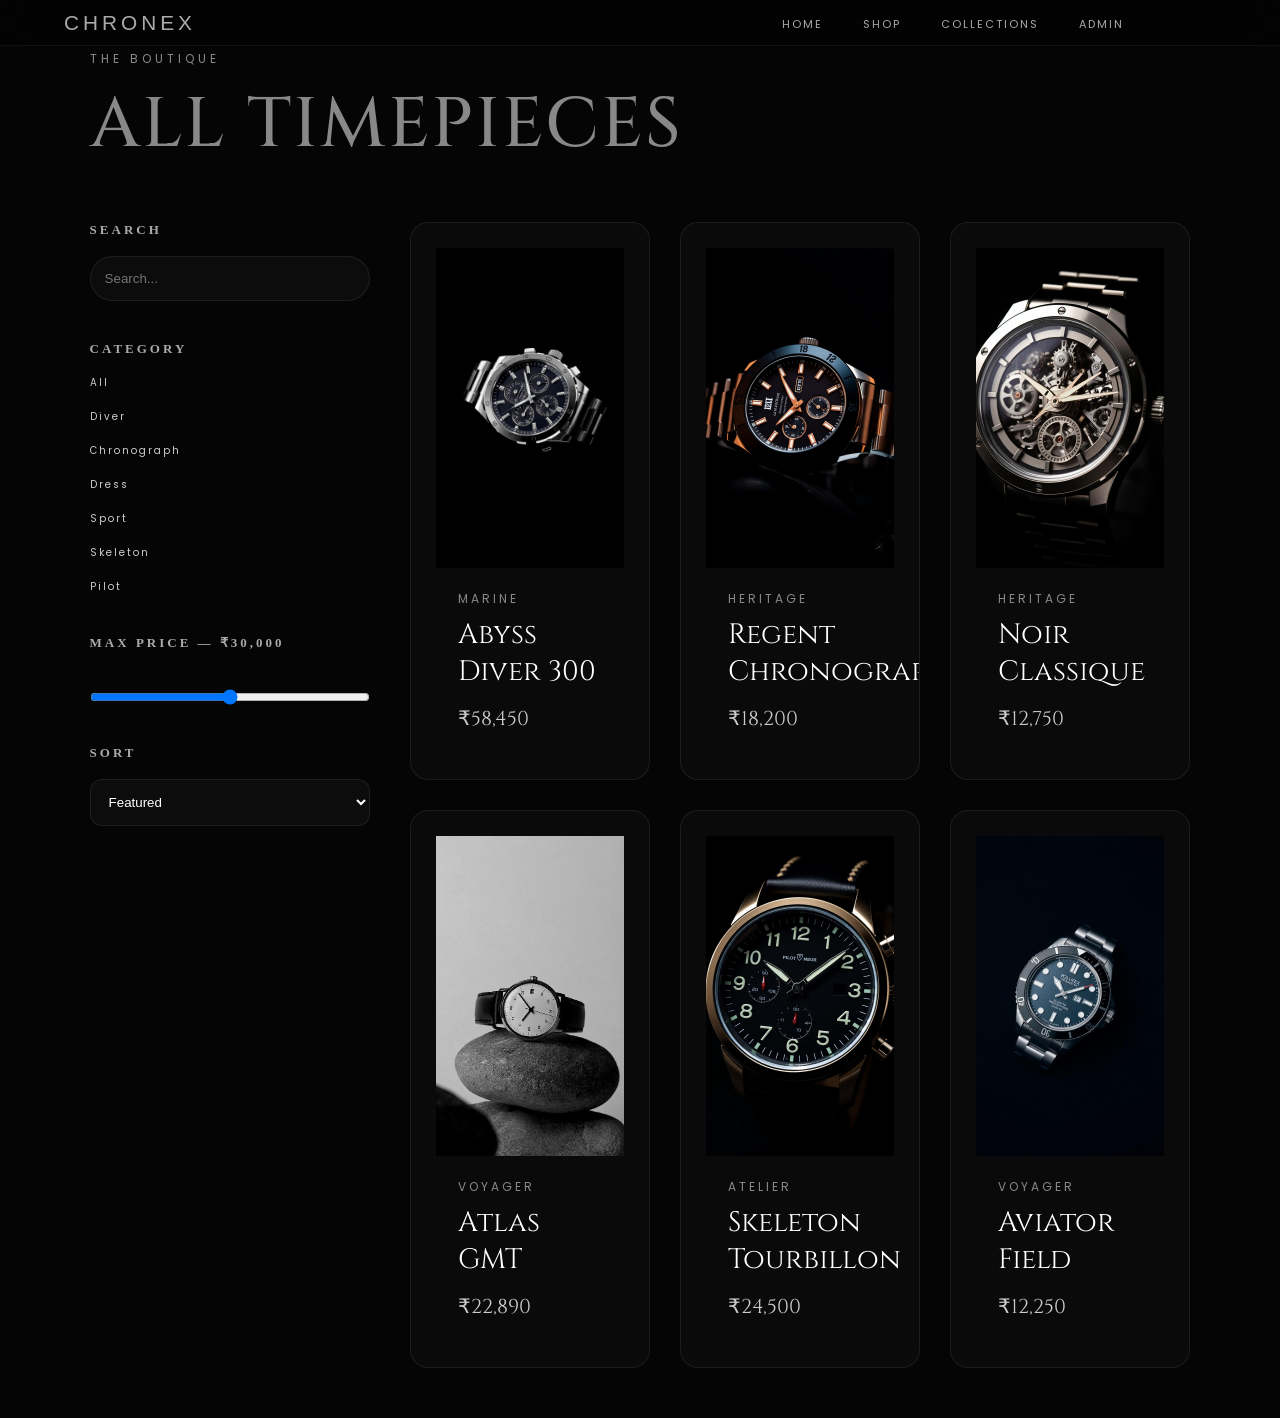
<file: collections.html>
<!DOCTYPE html>
<html lang="en">
<head>
  <meta charset="UTF-8" />
  <meta name="viewport" content="width=device-width, initial-scale=1.0"/>
  <title>Collection Watches</title>
  <link rel="stylesheet" href="style.css">

  <link rel="preconnect" href="https://fonts.googleapis.com">
  <link href="https://fonts.googleapis.com/css2?family=Cinzel:wght@400;600&family=Poppins:wght@300;400;500;600&display=swap" rel="stylesheet">

  <style>
    *{
      margin:0;
      padding:0;
      box-sizing:border-box;
    }

    body{
      background:#050505;
      color:white;
      font-family:'Poppins',sans-serif;
    }

    a{
      text-decoration:none;
      color:white;
    }

    /* MAIN */

    .container{
      width:100%;
      padding:50px 7%;
    }

    .heading{
      margin-bottom:50px;
    }

    .heading p{
      color:#888;
      letter-spacing:4px;
      font-size:12px;
      margin-bottom:10px;
    }

    .heading h1{
      font-size:70px;
      font-family:'Cinzel',serif;
      font-weight:500;
    }

    /* SHOP LAYOUT */

    .shop-layout{
      display:grid;
      grid-template-columns:280px 1fr;
      gap:40px;
    }

    /* SIDEBAR */

    .sidebar{
      position:sticky;
      top:120px;
      height:fit-content;
    }

    .sidebar h3{
      margin-bottom:18px;
      font-size:13px;
      letter-spacing:3px;
      color:#aaa;
    }

    .search-box{
      width:100%;
      padding:14px;
      border-radius:30px;
      border:1px solid rgba(255,255,255,0.08);
      background:#0c0c0c;
      color:white;
      margin-bottom:40px;
    }

    .category{
      display:flex;
      flex-direction:column;
      gap:18px;
      margin-bottom:40px;
    }

    .category a{
      color:#ccc;
      transition:0.3s;
    }

    .category a:hover{
      color:#868686;
      transform:translateX(5px);
    }

    .range{
      width:100%;
      margin:20px 0 40px;
    }

    select{
      width:100%;
      padding:14px;
      border-radius:12px;
      background:#0c0c0c;
      color:white;
      border:1px solid rgba(255,255,255,0.08);
    }

    /* PRODUCTS */

    .products{
      display:grid;
      grid-template-columns:repeat(3,1fr);
      gap:30px;
    }

    .card{
      background:#0a0a0a;
      border:1px solid rgba(255,255,255,0.08);
      border-radius:18px;
      overflow:hidden;
      transition:0.4s;
    }

    .card:hover{
      transform:translateY(-10px);
      border-color:#252525;
      box-shadow:0 0 30px rgba(15, 15, 15, 0.164);
    }

    .card img{
      width:100%;
      height:320px;
      object-fit:cover;
      display:block;
    }

    .card-content{
      padding:22px;
    }

    .brand{
      color:#888;
      font-size:12px;
      letter-spacing:3px;
      margin-bottom:8px;
    }

    .watch-name{
      font-size:28px;
      font-family:'Cinzel',serif;
      margin-bottom:15px;
    }

    .price{
      color:#ccc;
      font-size:20px;
      font-weight:100;
      font-family:'Cinzel',serif;
      
    }

    /* RESPONSIVE */

    @media(max-width:1100px){

      .products{
        grid-template-columns:repeat(2,1fr);
      }

      .heading h1{
        font-size:55px;
      }
    }

    @media(max-width:850px){

      .shop-layout{
        grid-template-columns:1fr;
      }

      .sidebar{
        position:relative;
        top:0;
      }

      .nav-links{
        display:none;
      }

      .products{
        grid-template-columns:1fr;
      }

      .heading h1{
        font-size:45px;
      }
    }

    @media(max-width:500px){

      .heading h1{
        font-size:38px;
      }

      .card img{
        height:280px;
      }
    }

  </style>
</head>
<body>
     <nav class="navbar">
    <div class="logo">CHRONEX</div>
    <ul class="nav-link">
      <li><a href="index.html">HOME</a></li>
      <li><a href="collections.html">SHOP</a></li>
      <li><a href="collections.html">COLLECTIONS</a></li>
      <li><a href="admin.html">ADMIN</a></li>
    </ul>
    <div class="icons">
      <a href="#"><i class=" fa-brands fa-sistrix"></i></a>
      <a href="user.html"><i class="fa-regular fa-user"></i></a>
      <a href="#"><i class="fa-regular fa-heart"></i></a>
      <a href="#"  onclick="openCart()"><i class="fa-solid fa-bag-shopping"></i></a>
    </div>
  </nav>

  <!-- MAIN -->

  <section class="container">

    <div class="heading">
      <p>THE BOUTIQUE</p>
      <h1>All Timepieces</h1>
    </div>

    <div class="shop-layout">

      <!-- SIDEBAR -->

      <aside class="sidebar">

        <h3>SEARCH</h3>
        <input type="text" class="search-box" placeholder="Search...">

        <h3>CATEGORY</h3>

        <div class="category">
          <a href="#">All</a>
          <a href="#">Diver</a>
          <a href="#">Chronograph</a>
          <a href="#">Dress</a>
          <a href="#">Sport</a>
          <a href="#">Skeleton</a>
          <a href="#">Pilot</a>
        </div>

        <h3>MAX PRICE — ₹30,000</h3>

        <input type="range" class="range">

        <h3>SORT</h3>

        <select>
          <option>Featured</option>
          <option>Newest</option>
          <option>Price Low To High</option>
          <option>Price High To Low</option>
        </select>

      </aside>

      <!-- PRODUCTS -->

      <div class="products">

        <div class="card">
          <img src="assets/6cdd908e-a3e1-4dbb-85db-68bb3ad10c56.jpeg" alt="watch">

          <div class="card-content">
            <div class="brand">MARINE</div>
            <div class="watch-name">Abyss Diver 300</div>
            <div class="price">₹58,450</div>
          </div>
        </div>

        <div class="card">
          <img src="assets/61e0c9bb-c4c9-4650-9ffa-5c3e1daa48b5.jpeg" alt="watch">

          <div class="card-content">
            <div class="brand">HERITAGE</div>
            <div class="watch-name">Regent Chronograph</div>
            <div class="price">₹18,200</div>
          </div>
        </div>

        <div class="card">
          <img src="assets/2273dd89-b5fa-41da-b776-b003ac0e5c16.jpeg" alt="watch">

          <div class="card-content">
            <div class="brand">HERITAGE</div>
            <div class="watch-name">Noir Classique</div>
            <div class="price">₹12,750</div>
          </div>
        </div>

        <div class="card">
          <img src="assets/ac89077b-25e3-483f-9340-f69fe6b58c52.jpeg" alt="watch">

          <div class="card-content">
            <div class="brand">VOYAGER</div>
            <div class="watch-name">Atlas GMT</div>
            <div class="price">₹22,890</div>
          </div>
        </div>

        <div class="card">
          <img src="assets/aeef785a-1363-4b61-ad57-9dc46743e7b5.jpeg" alt="watch">

          <div class="card-content">
            <div class="brand">ATELIER</div>
            <div class="watch-name">Skeleton Tourbillon</div>
            <div class="price">₹24,500</div>
          </div>
        </div>

        <div class="card">
          <img src="assets/b072a505-6c2a-4635-8a5f-e37c66bd279d.jpeg" alt="watch">

          <div class="card-content">
            <div class="brand">VOYAGER</div>
            <div class="watch-name">Aviator Field</div>
            <div class="price">₹12,250</div>
          </div>
        </div>

      </div>

    </div>

  </section>
<script src="script.js"></script>
</body>
</html>
</file>
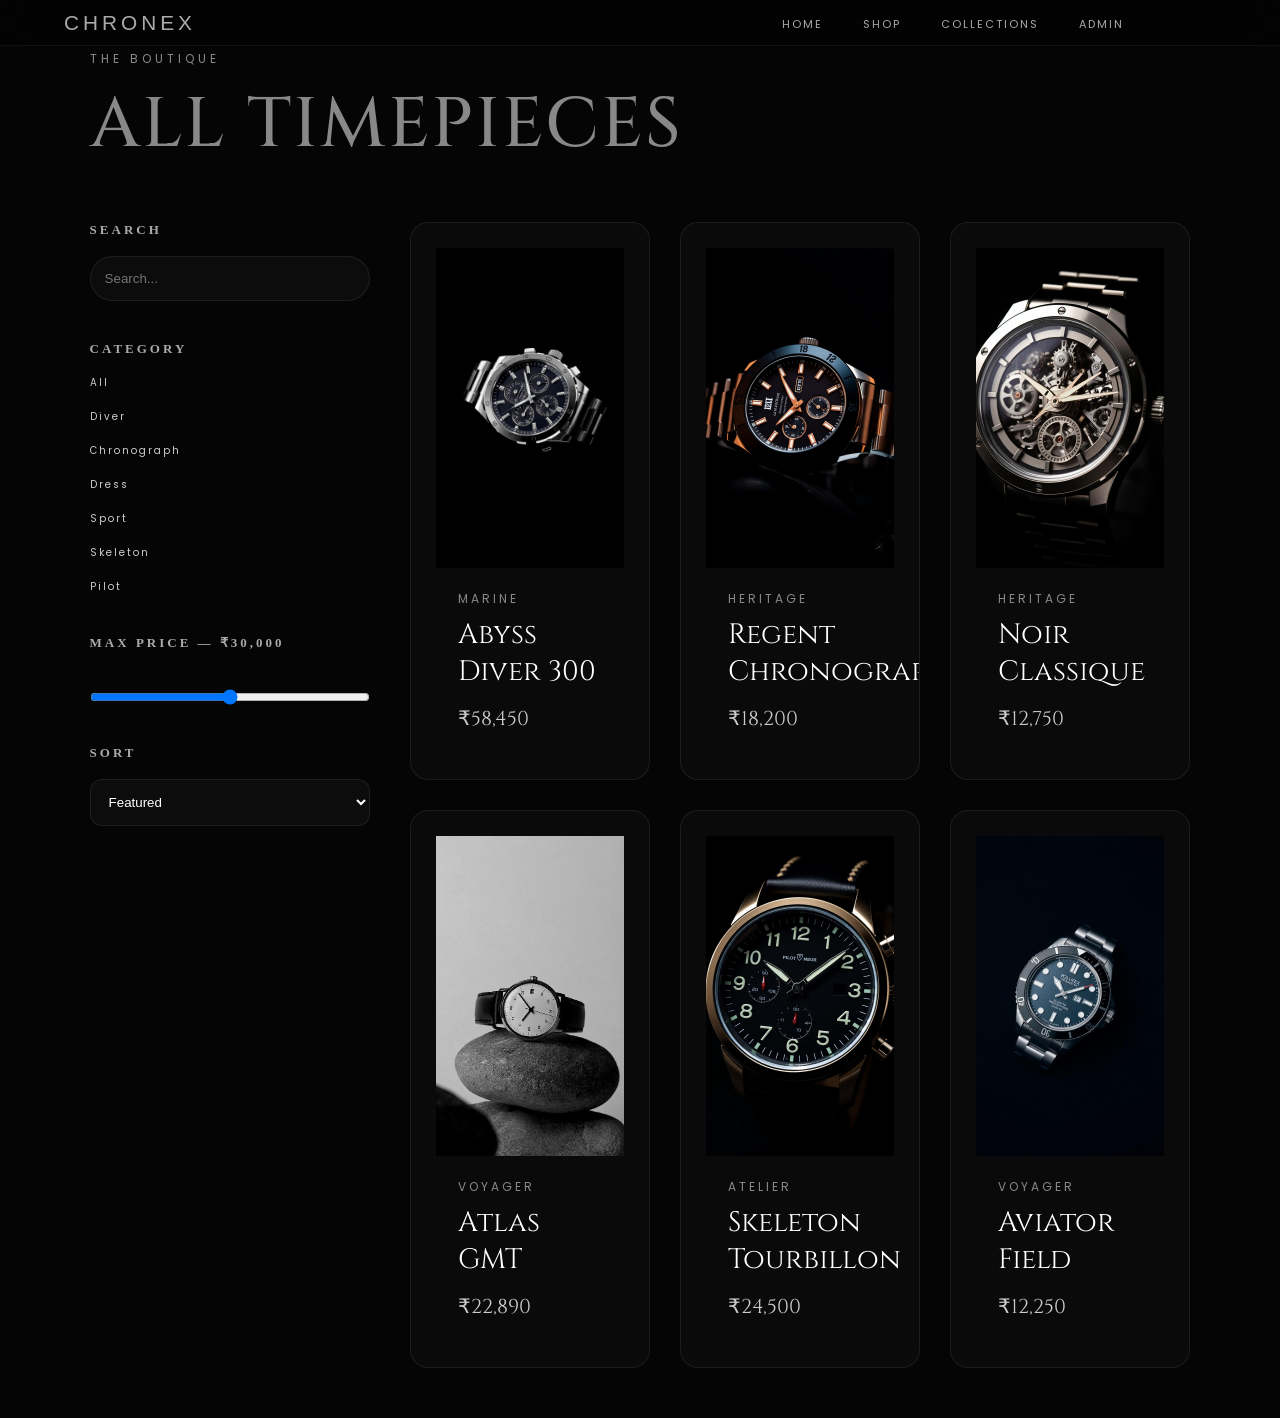
<file: Collections.html>
<!DOCTYPE html>
<html lang="en">
<head>
  <meta charset="UTF-8" />
  <meta name="viewport" content="width=device-width, initial-scale=1.0"/>
  <title>Collection Watches</title>
  <link rel="stylesheet" href="style01.css">

  <link rel="preconnect" href="https://fonts.googleapis.com">
  <link href="https://fonts.googleapis.com/css2?family=Cinzel:wght@400;600&family=Poppins:wght@300;400;500;600&display=swap" rel="stylesheet">

  <style>
    *{
      margin:0;
      padding:0;
      box-sizing:border-box;
    }

    body{
      background:#050505;
      color:white;
      font-family:'Poppins',sans-serif;
    }

    a{
      text-decoration:none;
      color:white;
    }

    /* MAIN */

    .container{
      width:100%;
      padding:50px 7%;
    }

    .heading{
      margin-bottom:50px;
    }

    .heading p{
      color:#888;
      letter-spacing:4px;
      font-size:12px;
      margin-bottom:10px;
    }

    .heading h1{
      font-size:70px;
      font-family:'Cinzel',serif;
      font-weight:500;
    }

    /* SHOP LAYOUT */

    .shop-layout{
      display:grid;
      grid-template-columns:280px 1fr;
      gap:40px;
    }

    /* SIDEBAR */

    .sidebar{
      position:sticky;
      top:120px;
      height:fit-content;
    }

    .sidebar h3{
      margin-bottom:18px;
      font-size:13px;
      letter-spacing:3px;
      color:#aaa;
    }

    .search-box{
      width:100%;
      padding:14px;
      border-radius:30px;
      border:1px solid rgba(255,255,255,0.08);
      background:#0c0c0c;
      color:white;
      margin-bottom:40px;
    }

    .category{
      display:flex;
      flex-direction:column;
      gap:18px;
      margin-bottom:40px;
    }

    .category a{
      color:#ccc;
      transition:0.3s;
    }

    .category a:hover{
      color:#868686;
      transform:translateX(5px);
    }

    .range{
      width:100%;
      margin:20px 0 40px;
    }

    select{
      width:100%;
      padding:14px;
      border-radius:12px;
      background:#0c0c0c;
      color:white;
      border:1px solid rgba(255,255,255,0.08);
    }

    /* PRODUCTS */

    .products{
      display:grid;
      grid-template-columns:repeat(3,1fr);
      gap:30px;
    }

    .card{
      background:#0a0a0a;
      border:1px solid rgba(255,255,255,0.08);
      border-radius:18px;
      overflow:hidden;
      transition:0.4s;
    }

    .card:hover{
      transform:translateY(-10px);
      border-color:#252525;
      box-shadow:0 0 30px rgba(15, 15, 15, 0.164);
    }

    .card img{
      width:100%;
      height:320px;
      object-fit:cover;
      display:block;
    }

    .card-content{
      padding:22px;
    }

    .brand{
      color:#888;
      font-size:12px;
      letter-spacing:3px;
      margin-bottom:8px;
    }

    .watch-name{
      font-size:28px;
      font-family:'Cinzel',serif;
      margin-bottom:15px;
    }

    .price{
      color:#ccc;
      font-size:20px;
      font-weight:100;
      font-family:'Cinzel',serif;
      
    }

    /* RESPONSIVE */

    @media(max-width:1100px){

      .products{
        grid-template-columns:repeat(2,1fr);
      }

      .heading h1{
        font-size:55px;
      }
    }

    @media(max-width:850px){

      .shop-layout{
        grid-template-columns:1fr;
      }

      .sidebar{
        position:relative;
        top:0;
      }

      .nav-links{
        display:none;
      }

      .products{
        grid-template-columns:1fr;
      }

      .heading h1{
        font-size:45px;
      }
    }

    @media(max-width:500px){

      .heading h1{
        font-size:38px;
      }

      .card img{
        height:280px;
      }
    }

  </style>
</head>
<body>
     <nav class="navbar">
    <div class="logo">CHRONEX</div>
    <ul class="nav-link">
      <li><a href="Index01.html">HOME</a></li>
      <li><a href="Collections.html">SHOP</a></li>
      <li><a href="Collections.html">COLLECTIONS</a></li>
      <li><a href="ADMIN.html">ADMIN</a></li>
    </ul>
    <div class="icons">
      <a href="#"><i class=" fa-brands fa-sistrix"></i></a>
      <a href="user.html"><i class="fa-regular fa-user"></i></a>
      <a href="#"><i class="fa-regular fa-heart"></i></a>
      <a href="#"  onclick="openCart()"><i class="fa-solid fa-bag-shopping"></i></a>
    </div>
  </nav>

  <!-- MAIN -->

  <section class="container">

    <div class="heading">
      <p>THE BOUTIQUE</p>
      <h1>All Timepieces</h1>
    </div>

    <div class="shop-layout">

      <!-- SIDEBAR -->

      <aside class="sidebar">

        <h3>SEARCH</h3>
        <input type="text" class="search-box" placeholder="Search...">

        <h3>CATEGORY</h3>

        <div class="category">
          <a href="#">All</a>
          <a href="#">Diver</a>
          <a href="#">Chronograph</a>
          <a href="#">Dress</a>
          <a href="#">Sport</a>
          <a href="#">Skeleton</a>
          <a href="#">Pilot</a>
        </div>

        <h3>MAX PRICE — ₹30,000</h3>

        <input type="range" class="range">

        <h3>SORT</h3>

        <select>
          <option>Featured</option>
          <option>Newest</option>
          <option>Price Low To High</option>
          <option>Price High To Low</option>
        </select>

      </aside>

      <!-- PRODUCTS -->

      <div class="products">

        <div class="card">
          <img src="assets/6cdd908e-a3e1-4dbb-85db-68bb3ad10c56.jpeg" alt="watch">

          <div class="card-content">
            <div class="brand">MARINE</div>
            <div class="watch-name">Abyss Diver 300</div>
            <div class="price">₹58,450</div>
          </div>
        </div>

        <div class="card">
          <img src="assets/61e0c9bb-c4c9-4650-9ffa-5c3e1daa48b5.jpeg" alt="watch">

          <div class="card-content">
            <div class="brand">HERITAGE</div>
            <div class="watch-name">Regent Chronograph</div>
            <div class="price">₹18,200</div>
          </div>
        </div>

        <div class="card">
          <img src="assets/2273dd89-b5fa-41da-b776-b003ac0e5c16.jpeg" alt="watch">

          <div class="card-content">
            <div class="brand">HERITAGE</div>
            <div class="watch-name">Noir Classique</div>
            <div class="price">₹12,750</div>
          </div>
        </div>

        <div class="card">
          <img src="assets/ac89077b-25e3-483f-9340-f69fe6b58c52.jpeg" alt="watch">

          <div class="card-content">
            <div class="brand">VOYAGER</div>
            <div class="watch-name">Atlas GMT</div>
            <div class="price">₹22,890</div>
          </div>
        </div>

        <div class="card">
          <img src="assets/aeef785a-1363-4b61-ad57-9dc46743e7b5.jpeg" alt="watch">

          <div class="card-content">
            <div class="brand">ATELIER</div>
            <div class="watch-name">Skeleton Tourbillon</div>
            <div class="price">₹24,500</div>
          </div>
        </div>

        <div class="card">
          <img src="assets/b072a505-6c2a-4635-8a5f-e37c66bd279d.jpeg" alt="watch">

          <div class="card-content">
            <div class="brand">VOYAGER</div>
            <div class="watch-name">Aviator Field</div>
            <div class="price">₹12,250</div>
          </div>
        </div>

      </div>

    </div>

  </section>
<script src="script.js"></script>
</body>
</html>
</file>
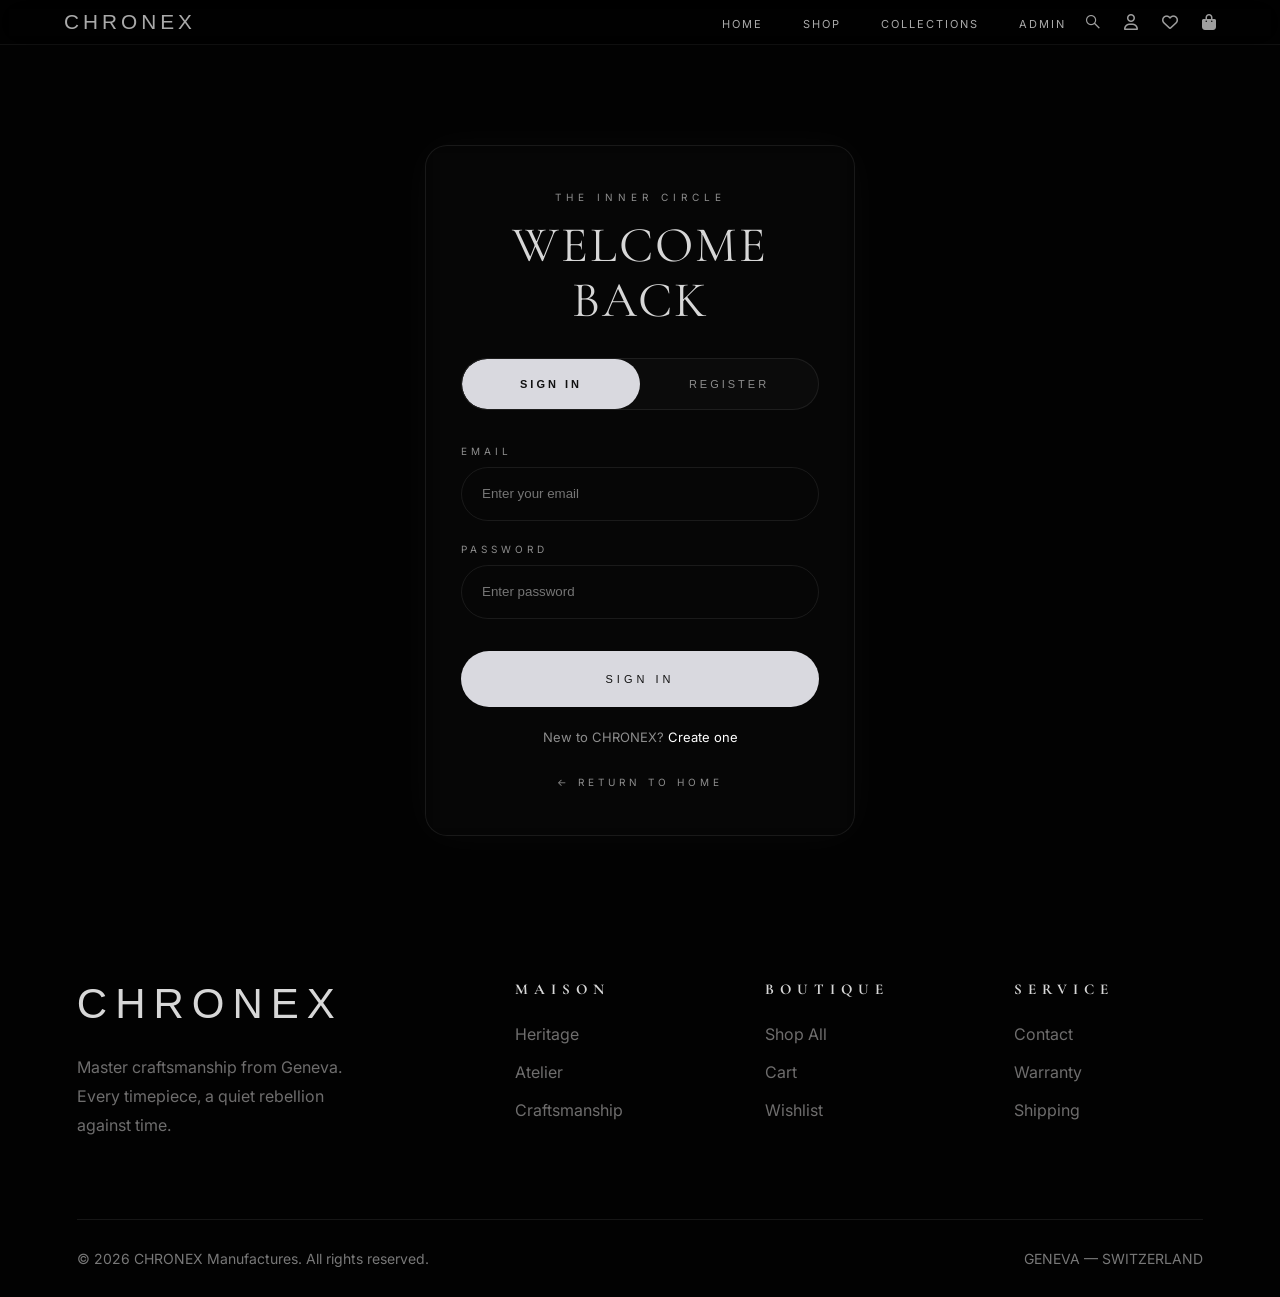
<file: user.html>
<!DOCTYPE html>
<html lang="en">

<head>
  <meta charset="UTF-8" />
  <meta name="viewport" content="width=device-width, initial-scale=1.0" />
  <title>User Authentication</title>
  <link rel="stylesheet" href="style.css">

  <!-- Google Fonts -->
  <link rel="preconnect" href="https://fonts.googleapis.com">
  <link rel="preconnect" href="https://fonts.gstatic.com" crossorigin>

  <link
    href="https://fonts.googleapis.com/css2?family=Cormorant+Garamond:wght@300;400;500;600&family=Inter:wght@300;400;500&display=swap"
    rel="stylesheet">

  <!-- Font Awesome -->
  <link rel="stylesheet" href="https://cdnjs.cloudflare.com/ajax/libs/font-awesome/6.5.1/css/all.min.css" />

  <style>
    * {
      margin: 0;
      padding: 0;
      box-sizing: border-box;
    }

    body {
      background: #020202;
      font-family: 'Inter', sans-serif;
      color: white;
      overflow-x: hidden;
      min-height: 100vh;
    }

    a {
      text-decoration: none;
    }


    
       /* MAIN */
    

    .container {
      width: 100%;
      min-height: 100vh;

      display: flex;
      justify-content: center;
      align-items: center;

      padding: 120px 20px 40px;
    }

    .auth-card {
      width: 430px;
      background: rgba(255, 255, 255, 0.02);
      border: 1px solid rgba(255, 255, 255, 0.08);
      border-radius: 22px;
      padding: 45px 35px;
      backdrop-filter: blur(12px);
      box-shadow: 0 0 40px rgba(255, 255, 255, 0.03);

    }

    .small-text {
      text-align: center;
      color: #8d8d8d;
      font-size: 10px;
      letter-spacing: 5px;
      margin-bottom: 15px;
    }

    .title {
      text-align: center;
      font-size: 50px;
      font-family: 'Cormorant Garamond', serif;
      font-weight: 400;
      margin-bottom: 30px;
    }

   
       /* TOGGLE BUTTON */
 

    .toggle-box {
      width: 100%;
      height: 52px;
      border-radius: 40px;
      border: 1px solid rgba(255, 255, 255, 0.08);
      position: relative;
      overflow: hidden;
      display: flex;
      margin-bottom: 35px;
      background: #0b0b0b;
    }

    .slider {
      width: 50%;
      height: 100%;
      background: #d9d9df;
      position: absolute;
      left: 0;
      top: 0;
      border-radius: 40px;
      transition: 0.4s ease;
    }

    .toggle-btn {
      width: 50%;
      border: none;
      background: transparent;
      color: #8d8d8d;
      font-size: 11px;
      letter-spacing: 3px;
      cursor: pointer;
      z-index: 2;
      transition: 0.3s;
    }

    .toggle-btn.active {
      color: #111;
      font-weight: 600;
    }

     /* FORM */
 
    .form {
      display: flex;
      flex-direction: column;
      gap: 22px;
    }

    .input-group {
      display: flex;
      flex-direction: column;
      gap: 10px;
    }

    .input-group label {
      font-size: 10px;
      color: #8d8d8d;
      letter-spacing: 4px;
    }

    .input-group input {
      width: 100%;
      height: 54px;
      border-radius: 35px;
      border: 1px solid rgba(255, 255, 255, 0.08);
      background: transparent;
      padding: 0 20px;
      color: white;
      outline: none;
      transition: 0.3s;
    }

    .input-group input:focus {
      border-color: #d8d8d8;
      box-shadow: 0 0 12px rgba(255, 255, 255, 0.08);
    }

    .submit-btn {
      height: 56px;
      border: none;
      border-radius: 40px;
      background: #d9d9df;
      color: #111;
      font-size: 11px;
      letter-spacing: 4px;
      cursor: pointer;
      margin-top: 10px;
      transition: 0.3s;
    }

    .submit-btn:hover {
      transform: translateY(-2px);
    }

    .bottom-text {
      text-align: center;
      color: #8d8d8d;
      font-size: 13px;
      margin-top: 22px;
    }

    .bottom-text a {
      color: white;
    }

    .back-home {
      text-align: center;
      margin-top: 25px;
    }

    .back-home a {
      color: #8d8d8d;
      letter-spacing: 4px;
      font-size: 10px;
    }

 /* RESPONSIVE */
 

    @media(max-width:768px) {

      .navbar {
        padding: 0 20px;
      }

      .nav-links {
        display: none;
      }

      .auth-card {
        width: 100%;
        max-width: 420px;
        padding: 35px 22px;
      }

      .title {
        font-size: 40px;
      }

    }

    @media(max-width:480px) {

      .container {
        padding: 100px 12px 20px;
      }

      .auth-card {
        padding: 28px 16px;
      }

      .title {
        font-size: 34px;
      }

      .toggle-box {
        height: 48px;
      }

      .input-group input {
        height: 48px;
      }

      .submit-btn {
        height: 50px;
      }

      .logo h2 {
        font-size: 16px;
        letter-spacing: 4px;
      }

    }
  </style>
</head>

<body>

      <!-- NAVBAR -->
  
  <nav class="navbar">
    <div class="logo">CHRONEX</div>
    <ul class="nav-link">
      <li><a href="index.html">HOME</a></li>
      <li><a href="collections.html">SHOP</a></li>
      <li><a href="collections.html">COLLECTIONS</a></li>
      <li><a href="admin.html">ADMIN</a></li>
    </ul>
    <div class="icons">
      <a href="#"><i class=" fa-brands fa-sistrix"></i></a>
      <a href="user.html"><i class="fa-regular fa-user"></i></a>
      <a href="#"><i class="fa-regular fa-heart"></i></a>
      <a href="#"><i class="fa-solid fa-bag-shopping"></i></a>
    </div>
  </nav>
  

  <div class="container">

    <div class="auth-card">

      <div class="small-text">
        THE INNER CIRCLE
      </div>

      <h1 class="title" id="title">
        Welcome Back
      </h1>

      <!-- TOGGLE -->

      <div class="toggle-box">

        <div class="slider" id="slider"></div>

        <button class="toggle-btn active" id="loginBtn">
          SIGN IN
        </button>

        <button class="toggle-btn" id="registerBtn">
          REGISTER
        </button>

      </div>

      <!-- FORM -->

      <form class="form">

        <!-- FULL NAME -->

        <div class="input-group" id="nameField" style="display:none;">

          <label>FULL NAME</label>

          <input type="text" placeholder="Enter your name">

        </div>

        <!-- EMAIL -->

        <div class="input-group">

          <label>EMAIL</label>

          <input type="email" placeholder="Enter your email">

        </div>

        <!-- PASSWORD -->

        <div class="input-group">

          <label>PASSWORD</label>

          <input type="password" placeholder="Enter password">

        </div>

        <!-- BUTTON -->

        <button type="submit" class="submit-btn" id="submitBtn">
          SIGN IN
        </button>

      </form>

      <!-- BOTTOM -->

      <div class="bottom-text" id="bottomText">

        New to CHRONEX?
        <a href="#" id="openRegister">
          Create one
        </a>

      </div>

      <!-- BACK -->

      <div class="back-home">

        <a href="index.html">
          ← RETURN TO HOME
        </a>

      </div>

    </div>

  </div>
  <!-- footer -->
  <footer class="footer">
    <div class="footer-top">

      <div class="footer-brand">
        <h2>CHRONEX</h2>
        <p>
          Master craftsmanship from Geneva. Every timepiece,
          a quiet rebellion against time.
        </p>
      </div>

      <div class="footer-links">
        <h4>MAISON</h4>
        <a href="#">Heritage</a>
        <a href="#">Atelier</a>
        <a href="#">Craftsmanship</a>
      </div>

      <div class="footer-links">
        <h4>BOUTIQUE</h4>
        <a href="#">Shop All</a>
        <a href="#">Cart</a>
        <a href="#">Wishlist</a>
      </div>

      <div class="footer-links">
        <h4>SERVICE</h4>
        <a href="#">Contact</a>
        <a href="#">Warranty</a>
        <a href="#">Shipping</a>
      </div>

    </div>

    <div class="footer-bottom">
      <p>© 2026 CHRONEX Manufactures. All rights reserved.</p>
      <span>GENEVA — SWITZERLAND</span>
    </div>
  </footer>

  <!-- =========================
       JAVASCRIPT
  ========================== -->

  <script>

    const loginBtn = document.getElementById("loginBtn");
    const registerBtn = document.getElementById("registerBtn");

    const slider = document.getElementById("slider");

    const title = document.getElementById("title");

    const submitBtn = document.getElementById("submitBtn");

    const bottomText = document.getElementById("bottomText");

    const nameField = document.getElementById("nameField");

    /* =========================
       LOGIN FORM
    ========================== */

    function showLogin() {

      slider.style.left = "0";

      loginBtn.classList.add("active");

      registerBtn.classList.remove("active");

      title.innerText = "Welcome Back";

      submitBtn.innerText = "SIGN IN";

      nameField.style.display = "none";

      bottomText.innerHTML = `
        New to CHRONEX?
        <a href="#" id="openRegister">
          Create one
        </a>
      `;

    }

    /* =========================
       REGISTER FORM
    ========================== */

    function showRegister() {

      slider.style.left = "50%";

      registerBtn.classList.add("active");

      loginBtn.classList.remove("active");

      title.innerText = "Create Account";

      submitBtn.innerText = "CREATE ACCOUNT";

      nameField.style.display = "flex";

      bottomText.innerHTML = `
        Already have an account?
        <a href="#" id="openLogin">
          Sign In
        </a>
      `;

    }

    /* BUTTON EVENTS */

    loginBtn.addEventListener("click", showLogin);

    registerBtn.addEventListener("click", showRegister);

    /* BOTTOM LINK EVENTS */

    document.addEventListener("click", function (e) {

      if (e.target.id === "openRegister") {

        e.preventDefault();

        showRegister();
      }

      if (e.target.id === "openLogin") {

        e.preventDefault();

        showLogin();
      }

    });

  </script>
<div class="cart-sidebar" id="cartSidebar">

  <div class="cart-header">

    <h2>Your Cart</h2>

    <span onclick="closeCart()">✕</span>

  </div>

  <div id="cartItems"></div>

</div>
  <script src="script.js"></script>
</body>

</html>
</file>
<file: style.css>
/* font-family: "Inter", sans-serif; */
/* font-family: "Cormorant Garamond", serif; */
/* ✦ */

/* animation */

@keyframes fadeInUp {
    from {
        opacity: 0;
        transform: translateY(40px);
    }

    to {
        opacity: 1;
        transform: translateY(0);
    }
}

* {
    margin: 0;
    padding: 0;
    box-sizing: border-box;
}

html {
    scroll-behavior: smooth;
}


body {
    background-color: #0b0b0b;
    color: #ffffff;
    font-family: "Inter", sans-serif;
    overflow-x: hidden;

}
.navbar {
    position: fixed;
    top: 0;
    left: 0;
    width: 100%;
    padding: 10px 5%;
    display: flex;
    justify-content: space-between;
    align-items: center;
    z-index: 1000;

    backdrop-filter: blur(14px);
    background: rgba(0, 0, 0, 0.35);
    border-bottom: 1px solid rgba(255, 255, 255, 0.06);
}

.logo {
    font-size: 1.3rem;
    letter-spacing: 4px;
    color: #aaaaaa;
    font-family: "Tenor Sans", sans-serif;
    margin-right: auto;
}

.nav-link {
    display: flex;
    list-style: none;
    gap: 40px;
    margin-right: 20px;
}

.nav-link a {
    color: #aaaaaa;
    text-decoration: none;
    font-size: 11px;
    letter-spacing: 2px;
    transition: 0.3s ease;
}

.nav-link a:hover {
    color: #fff;
}

.icons {
    display: flex;
    gap: 24px;
}

.icons a {
    color: #9f9f9f;
    transition: color 0.3s;
}

.icons a:hover {
    color: #fff;
    transform: translateY(-2px);
}

.icons a i:hover {
    color: #f8f8f8;
    transition: ease 0.2s;
}

.hero-s {
    position: relative;
    width: 100%;
    min-height: 100vh;
    display: flex;
    justify-content: center;
    align-items: center;
    overflow: hidden;
    text-align: center;
}

.hero-bg-video {
    position: absolute;
    top: 50%;
    left: 50%;
    width: 100%;
    height: 100%;
    object-fit: cover;
    transform: translate(-50%, -50%);
}

.video-overlay {
    position: absolute;
    inset: 0;
    background: rgba(0, 0, 0, 0.55);
}

.hero-content {
    position: relative;
    z-index: 5;
    max-width: 850px;
    padding: 0 20px;
}

.subtitle {
    font-size: 11px;
    letter-spacing: 6px;
    color: #9c9c9c;
    margin-bottom: 28px;
    animation: fadeInUp 1s ease forwards;
}

.hero-content h1 {
    font-size: 72px;
    font-weight: 100;
    line-height: 1.1;
    margin-bottom: 25px;
    animation: fadeInup 1.2s ease forwards;

}

.italic-text {
    color: #e8e8e8;
    font-style: italic;
    letter-spacing: 5px;
    font-weight: 100;
}

h1,
h2,
h3,
h4 {
    font-size: 11px;
    letter-spacing: 2px;
    color: #888888;
    text-transform: uppercase;
    margin-bottom: 8px;
    font-family: "Cormorant Garamond", serif;

}

.description {
    color: #888888;
    font-size: 15px;
    line-height: 1.6;
    margin-bottom: 35px;
    animation: fadeInup 1.3s ease forwards;

}

.hero-btn {
    display: flex;
    justify-content: center;
    gap: 24px;
    margin-bottom: 60px;
    flex-wrap: wrap;


}

button {
    font-size: 11px;
    letter-spacing: 1.5px;
    padding: 14px 32px;
    border-radius: 40px;
    transition: .4s cubic-bezier(.25, 1, .5, 1);

}

.primary-btn {
    border: none;
    color: #000000;
    background: #d7d7d7;


}

.primary-btn:hover {
    background-color: transparent;
    color: #fff;
    border: 1px solid #d7d7d7;
    transform: translateY(-4px);



}

.secondary-btn {
    background-color: transparent;
    color: #d7d7d7;
    border: 1px solid #3b3b3b;

}

.secondary-btn:hover {
    /* border-color: #fff; */
    background-color: #d7d7d7;
    color: #000;
    transform: translateY(-4px);

}

.hero-stats {
    display: flex;
    justify-content: center;
    gap: 60px;
    flex-wrap: wrap;

    padding-top: 30px;
    border-top: 1px solid #ffffff14;
}


.stat-item h3 {
    font-size: 34px;
    margin-bottom: 8px;
    color: #ebe4e4;
    font-family: "Cormorant Garamond", serif;
}

.stat-item p {
    font-size: 11px;
    letter-spacing: 2px;
    color: #8a8a8a;
}


/* 3. TICKER BAR */

.ticker-bar {
    width: 100%;
    overflow: hidden;
    padding: 18px 0;
    background-color: #111;
    border-top: 1px solid #1d1d1d;
    border-bottom: 1px solid #1d1d1d;
}

.ticker-wrapper {
    display: flex;
    width: max-content;
}

.ticker-group {
    display: flex;
    align-items: center;
    animation: infinitescroll 20s linear infinite;
}

.ticker-group span {
    white-space: nowrap;
    font-size: 11px;
    letter-spacing: 3px;
    color: #8f8f8f;
    padding: 0 24px;
    text-transform: uppercase;
}

.ticker-bar:hover .ticker-group {
    animation-play-state: paused;
}

@keyframes infinitescroll {
    0% {
        transform: translateX(0);
    }

    100% {
        transform: translateX(-100%);
    }
}


/* products-grid */


.products-section {
    padding: 100px 5%;

}

.section-header {
    display: flex;
    justify-content: space-between;
    align-items: flex-end;
    flex-wrap: wrap;
    gap: 20px;
    padding: 20px;


}

.section-tag {
    color: #555353;
    letter-spacing: 3px;
    /* padding: 20px; */

}


.section-header h2 {
    font-size: 32px;
    font-weight: 100;
    font-family: "Cormorant Garamond", serif;

}

.view-all {
    color: #6e6d6d;
    text-decoration: none;
    font-size: 12px;
    letter-spacing: 2px;
    transition: .3s ease;

}


.view-all:hover {
    color: #fff;

}

.products-grid {
    display: grid;
    grid-template-columns: repeat(3, 1fr);
    gap: 32px;

}

.product-card {
    transition: .4s ease;

}

.product-card:hover {
    transform: translateY(-8px);
}

.img-box {
    position: relative;
    background-color: #121212;
    border: 1px solid #1a1a1a;
    border-radius: 10px;
    aspect-ratio: 1/1;
    display: flex;
    justify-content: center;
    align-items: center;
    overflow: hidden;
}



.img-box img {
    width: 80%;
    object-fit: contain;
    transition: transfrom .6s cubic-bezier(0.25, 1, 0.5, 1);

}

.product-card:hover .img {
    transform: scale(1.08);


}

.badge {
    position: absolute;
    top: 20px;
    left: 20px;
    background-color: #fff;
    color: #000;
    font-size: 9px;
    font-weight: bold;
    padding: 6px 10px;
    border-radius: 20px;

}

.heart-icon {
    position: absolute;
    top: 20px;
    right: 20px;
    color: #888;
    cursor: pointer;
    transition: .3s ease;
}

.heart-icon:hover {
    color: #ffffff;

}

.product-info {
    margin-top: 20px;
    display: flex;
    justify-content: space-between;
    align-items: flex-start;
    margin-left: 20px;


}

.category {
    font-size: 10px;
    color: #777;
    letter-spacing: 2px;
    margin-bottom: 10px;
}

.product-info h4 {
    font-size: 12px;
    font-family: "Cormorant Garamond", serif;
    font-weight: 100;

}

.price {
    font-size: 14px;
    color: #aaaaaa;

}

@media(max-width:992px) {

    .products-grid {
        grid-template-columns: repeat(2, 1fr);
    }

    .hero-content h1 {
        font-size: 56px;
    }
}

@media(max-width:768px) {

    .navbar {
        padding: 20px 5%;
    }

    .nav-link {
        display: none;
    }

    .hero-content h1 {
        font-size: 42px;
    }

    .hero-btn {
        flex-direction: column;
        align-items: center;
    }

    .products-grid {
        grid-template-columns: 1fr;
    }

    .section-header h2 {
        font-size: 36px;
    }
}


.section {
    width: 100%;
    min-height: 100vh;
    padding: 90px 7%;
    margin-top: 70px;
    border-top: 1px solid rgba(255, 255, 255, 0.06);
    border-bottom: 1px solid rgba(255, 255, 255, 0.06);

}

.subtitle {
    text-align: center;
    letter-spacing: 7px;
    font-size: 12px;
    color: #9a9a9a;
    margin-bottom: 18px;
}

.title {
    text-align: center;
    font-family: 'Cormorant Garamond', serif;
    font-size: 20px;
    font-weight: 100;
    margin-bottom: 70px;
    line-height: 1.1;
    color: #d7d7d7;
}

.grid {
    display: grid;
    grid-template-columns: repeat(2, 1fr);
    gap: 30px;
    margin-bottom: 100px;
}

.card {
    position: relative;
    min-height: 200px;
    padding: 25px;
    border-radius: 5px;
    border: 1px solid rgba(255, 255, 255, 0.06);
    background: rgba(255, 255, 255, 0.015);
    backdrop-filter: blur(10px);
    transition: 0.4s ease;
    overflow: hidden;
    cursor: pointer;
}

.card::before {
    content: '';
    position: absolute;
    inset: 0;
    background: linear-gradient(135deg,
            rgba(255, 255, 255, 0.06),
            transparent 30%);
    opacity: 0;
    transition: 0.4s;
}

.card:hover {
    transform: translateY(-8px);
    border-color: rgba(255, 255, 255, 0.15);
}

.card:hover::before {
    opacity: 1;
}

.card h2 {
    font-family: 'Cormorant Garamond', serif;
    font-size: 20px;
    font-weight: lighter;
    color: #fff;
    margin-bottom: 10px;
}

.card p {
    color: #8b90a0;
    font-size: 12px;
    margin-bottom: 60px;
}

.bottom {
    display: flex;
    justify-content: space-between;
    align-items: center;
    position: absolute;
    left: 32px;
    right: 32px;
    bottom: 22px;
}

.pieces {
    letter-spacing: 5px;
    color: #9ca0ad;
    font-size: 10px;
}

.arrow {
    font-size: 15px;
    color: #c6c8d0;
    transition: 0.3s;
}

.card:hover .arrow {
    transform: translateX(6px);
}

.features {
    display: grid;
    grid-template-columns: repeat(3, 1fr);
    gap: 40px;
    text-align: center;
}

.feature {
    padding: 10px;
}

.icon {
    /* font-size:34px; */
    margin-bottom: 25px;
    opacity: 0.9;
}

.feature h3 {
    font-family: 'Cormorant Garamond', serif;
    font-size: 20px;
    font-weight: lighter;
    margin-bottom: 16px;
    color: #fff;
    text-transform: capitalize;

}

.feature p {
    color: #555353;
    font-size: 12px;
    line-height: 1.7;
    max-width: 320px;
    margin: auto;

}

@media(max-width:900px) {

    .grid {
        grid-template-columns: 1fr;
    }

    .features {
        grid-template-columns: 1fr;
        gap: 60px;
    }

    .card {
        min-height: 200px;
    }

    .card h2 {
        font-size: 22px;
    }

    .title {
        margin-bottom: 50px;
    }
}

@media(max-width:600px) {

    .section {
        padding: 70px 5%;
    }

    .card {
        padding: 30px;
        border-radius: 24px;
    }

    .card h2 {
        font-size: 12px;
    }

    .card p {
        font-size: 16px;
    }

    .bottom {
        left: 30px;
        right: 30px;
    }

    .feature h3 {
        font-size: 22px;
    }
}


/* COMMON */
.container {
    width: 90%;
    max-width: 1300px;
    margin: auto;
}

.section-subtitle,
.newsletter-subtitle,
.footer-links h4 {
    letter-spacing: 6px;
    font-size: 11px;
    color: #9a9a9a;
}

/* TESTIMONIALS */
.testimonials-section {
    padding: 120px 0;
    border-bottom: 1px solid rgba(255, 255, 255, 0.08);
}

.section-title {
    text-align: center;
    font-size: 32px;
    text-transform: capitalize;
    font-family: 'Cormorant Garamond', serif;
    font-weight: 100;
    margin-top: 15px;
    margin-bottom: 70px;
    color: #d7d7d7;
}

.section-subtitle {
    text-align: center;
}

.testimonial-grid {
    display: grid;
    grid-template-columns: repeat(3, 1fr);
    gap: 30px;
}

.testimonial-card {
    background: #070707;
    border: 1px solid rgba(255, 255, 255, 0.08);
    border-radius: 20px;
    padding: 45px;
    transition: 0.4s;
}

.testimonial-card:hover {
    transform: translateY(-8px);
    border-color: rgba(255, 255, 255, 0.2);
}

.quote {
    font-size: 1.2rem;
    font-family: serif;
    color: #d4d4d4;
}

.quote span {
    height: 200px;
    width: 100px;
}

.testimonial-text {
    margin-top: 10px;
    line-height: 1.9;
    font-size: 18px;
    font-family: 'Cormorant Garamond', serif;
    color: #d7d7d7;

}

.divider {
    width: 100%;
    height: 1px;
    background: rgba(255, 255, 255, 0.08);
    margin: 35px 0;
}

.testimonial-card h4 {
    font-size: 16px;
    margin-bottom: 8px;
}

.testimonial-card span {
    font-size: 11px;
    letter-spacing: 4px;
    color: #8a8a8a;
}

/* NEWSLETTER */
.newsletter-section {
    padding: 140px 20px;
    border-bottom: 1px solid rgba(255, 255, 255, 0.08);
}

.newsletter-content {
    max-width: 900px;
    margin: auto;
    text-align: center;
}

.newsletter-content h2 {
    font-size: 30px;
    line-height: 1.1;
    font-family: 'Cormorant Garamond', serif;
    font-weight: 100;
    margin: 25px 0;
    text-transform: capitalize;
    color: #d7d7d7;
}

.newsletter-text {
    color: #9a9a9a;
    font-size: 15px;
    margin-bottom: 45px;


}

.newsletter-form {
    display: flex;
    justify-content: center;
    gap: 18px;
    flex-wrap: wrap;
}

.newsletter-form input {
    width: 320px;
    padding: 18px 25px;
    border-radius: 50px;
    background: transparent;
    border: 1px solid rgba(255, 255, 255, 0.1);
    color: #fff;
    font-size: 15px;
}

.newsletter-form button {
    padding: 18px 40px;
    border: none;
    border-radius: 50px;
    background: #d7d7d7;
    color: #000;
    letter-spacing: 4px;
    cursor: pointer;
    transition: 0.3s;
}

.newsletter-form button:hover {
    transform: scale(1.04);
}

/* FOOTER */
.footer {
    padding: 80px 6% 30px;
}

.footer-top {
    display: grid;
    grid-template-columns: 2fr 1fr 1fr 1fr;
    gap: 60px;
}

.footer-brand h2 {
    font-size: 42px;
    font-weight: 100;
    color: #d7d7d7;
    letter-spacing: 8px;
    margin-bottom: 25px;
    font-family: "Tenor Sans", sans-serif;


}

.footer-brand p {
    color: #6e6d6d;
    line-height: 1.8;
    max-width: 300px;
}

.footer-links {
    display: flex;
    flex-direction: column;
    gap: 18px;
}

.footer-links h4 {
    color: #d7d7d7;
    font-family: "Cormorant Garamond", serif;
    font-size: 15px;

}


.footer-links a {
    color: #6e6d6d;
    text-decoration: none;
    transition: 0.3s;
}

.footer-links a:hover {
    color: #fff;
}

.footer-bottom {
    margin-top: 80px;
    padding-top: 30px;
    border-top: 1px solid rgba(255, 255, 255, 0.08);
    display: flex;
    justify-content: space-between;
    flex-wrap: wrap;
    gap: 20px;
    color: #787878;
    font-size: 14px;
}

.social-media {
    display: flex;
    gap: 24px;

}

.social-media a {
    color: #9f9f9f;
    transition: color 0.3s;
    padding: 2px;
}

.social-media a:hover {
    color: #fff;
    transform: translateY(-2px);
}

.social-media a i:hover {
    color: #f8f8f8;
    transition: ease 0.2s;
}

/* RESPONSIVE */
@media(max-width:1100px) {

    .testimonial-grid {
        grid-template-columns: 1fr;
    }

    .section-title,
    .newsletter-content h2 {
        font-size: 52px;
    }

    .footer-top {
        grid-template-columns: 1fr 1fr;
    }
}

@media(max-width:700px) {

    .section-title,
    .newsletter-content h2 {
        font-size: 40px;
    }

    .testimonial-text {
        font-size: 20px;
    }

    .footer-top {
        grid-template-columns: 1fr;
    }

    .footer-bottom {
        flex-direction: column;
    }
}


.cart-btn{

width:100%;
height:45px;
border:none;
background:#fff;
color:#111;
margin-top:15px;
cursor:pointer;
letter-spacing:2px;
font-size:11px;
transition:.3s;

}

.cart-btn:hover{

background:#d4d4d4;

}

/* CART SIDEBAR */

.cart-sidebar{

position:fixed;
top:0;
right:-400px;
width:380px;
height:100vh;
background:#050505;
z-index:9999;
padding:30px;
transition:.4s ease;
border-left:1px solid rgba(255,255,255,.1);
overflow-y:auto;

}

.cart-sidebar.active{

right:0;

}

.cart-header{

display:flex;
justify-content:space-between;
align-items:center;
margin-bottom:30px;

}

.cart-header h2{

font-size:28px;

}

.cart-header span{

cursor:pointer;
font-size:24px;

}

.cart-item{

padding:15px 0;
border-bottom:1px solid rgba(255,255,255,.08);

}

.cart-item h4{

font-size:16px;
margin-bottom:5px;

}

.cart-item p{

color:#aaa;

}

.heart-icon{

cursor:pointer;
transition:.3s;

}

.heart-icon.fa-solid{

color:#fff;

}
</file>
<file: style01.css>
/* font-family: "Inter", sans-serif; */
/* font-family: "Cormorant Garamond", serif; */
/* ✦ */

/* animation */

@keyframes fadeInUp {
    from {
        opacity: 0;
        transform: translateY(40px);
    }

    to {
        opacity: 1;
        transform: translateY(0);
    }
}

* {
    margin: 0;
    padding: 0;
    box-sizing: border-box;
}

html {
    scroll-behavior: smooth;
}


body {
    background-color: #0b0b0b;
    color: #ffffff;
    font-family: "Inter", sans-serif;
    overflow-x: hidden;

}
.navbar {
    position: fixed;
    top: 0;
    left: 0;
    width: 100%;
    padding: 10px 5%;
    display: flex;
    justify-content: space-between;
    align-items: center;
    z-index: 1000;

    backdrop-filter: blur(14px);
    background: rgba(0, 0, 0, 0.35);
    border-bottom: 1px solid rgba(255, 255, 255, 0.06);
}

.logo {
    font-size: 1.3rem;
    letter-spacing: 4px;
    color: #aaaaaa;
    font-family: "Tenor Sans", sans-serif;
    margin-right: auto;
}

.nav-link {
    display: flex;
    list-style: none;
    gap: 40px;
    margin-right: 20px;
}

.nav-link a {
    color: #aaaaaa;
    text-decoration: none;
    font-size: 11px;
    letter-spacing: 2px;
    transition: 0.3s ease;
}

.nav-link a:hover {
    color: #fff;
}

.icons {
    display: flex;
    gap: 24px;
}

.icons a {
    color: #9f9f9f;
    transition: color 0.3s;
}

.icons a:hover {
    color: #fff;
    transform: translateY(-2px);
}

.icons a i:hover {
    color: #f8f8f8;
    transition: ease 0.2s;
}

.hero-s {
    position: relative;
    width: 100%;
    min-height: 100vh;
    display: flex;
    justify-content: center;
    align-items: center;
    overflow: hidden;
    text-align: center;
}

.hero-bg-video {
    position: absolute;
    top: 50%;
    left: 50%;
    width: 100%;
    height: 100%;
    object-fit: cover;
    transform: translate(-50%, -50%);
}

.video-overlay {
    position: absolute;
    inset: 0;
    background: rgba(0, 0, 0, 0.55);
}

.hero-content {
    position: relative;
    z-index: 5;
    max-width: 850px;
    padding: 0 20px;
}

.subtitle {
    font-size: 11px;
    letter-spacing: 6px;
    color: #9c9c9c;
    margin-bottom: 28px;
    animation: fadeInUp 1s ease forwards;
}

.hero-content h1 {
    font-size: 72px;
    font-weight: 100;
    line-height: 1.1;
    margin-bottom: 25px;
    animation: fadeInup 1.2s ease forwards;

}

.italic-text {
    color: #e8e8e8;
    font-style: italic;
    letter-spacing: 5px;
    font-weight: 100;
}

h1,
h2,
h3,
h4 {
    font-size: 11px;
    letter-spacing: 2px;
    color: #888888;
    text-transform: uppercase;
    margin-bottom: 8px;
    font-family: "Cormorant Garamond", serif;

}

.description {
    color: #888888;
    font-size: 15px;
    line-height: 1.6;
    margin-bottom: 35px;
    animation: fadeInup 1.3s ease forwards;

}

.hero-btn {
    display: flex;
    justify-content: center;
    gap: 24px;
    margin-bottom: 60px;
    flex-wrap: wrap;


}

button {
    font-size: 11px;
    letter-spacing: 1.5px;
    padding: 14px 32px;
    border-radius: 40px;
    transition: .4s cubic-bezier(.25, 1, .5, 1);

}

.primary-btn {
    border: none;
    color: #000000;
    background: #d7d7d7;


}

.primary-btn:hover {
    background-color: transparent;
    color: #fff;
    border: 1px solid #d7d7d7;
    transform: translateY(-4px);



}

.secondary-btn {
    background-color: transparent;
    color: #d7d7d7;
    border: 1px solid #3b3b3b;

}

.secondary-btn:hover {
    /* border-color: #fff; */
    background-color: #d7d7d7;
    color: #000;
    transform: translateY(-4px);

}

.hero-stats {
    display: flex;
    justify-content: center;
    gap: 60px;
    flex-wrap: wrap;

    padding-top: 30px;
    border-top: 1px solid #ffffff14;
}


.stat-item h3 {
    font-size: 34px;
    margin-bottom: 8px;
    color: #ebe4e4;
    font-family: "Cormorant Garamond", serif;
}

.stat-item p {
    font-size: 11px;
    letter-spacing: 2px;
    color: #8a8a8a;
}


/* 3. TICKER BAR */

.ticker-bar {
    width: 100%;
    overflow: hidden;
    padding: 18px 0;
    background-color: #111;
    border-top: 1px solid #1d1d1d;
    border-bottom: 1px solid #1d1d1d;
}

.ticker-wrapper {
    display: flex;
    width: max-content;
}

.ticker-group {
    display: flex;
    align-items: center;
    animation: infinitescroll 20s linear infinite;
}

.ticker-group span {
    white-space: nowrap;
    font-size: 11px;
    letter-spacing: 3px;
    color: #8f8f8f;
    padding: 0 24px;
    text-transform: uppercase;
}

.ticker-bar:hover .ticker-group {
    animation-play-state: paused;
}

@keyframes infinitescroll {
    0% {
        transform: translateX(0);
    }

    100% {
        transform: translateX(-100%);
    }
}


/* products-grid */


.products-section {
    padding: 100px 5%;

}

.section-header {
    display: flex;
    justify-content: space-between;
    align-items: flex-end;
    flex-wrap: wrap;
    gap: 20px;
    padding: 20px;


}

.section-tag {
    color: #555353;
    letter-spacing: 3px;
    /* padding: 20px; */

}


.section-header h2 {
    font-size: 32px;
    font-weight: 100;
    font-family: "Cormorant Garamond", serif;

}

.view-all {
    color: #6e6d6d;
    text-decoration: none;
    font-size: 12px;
    letter-spacing: 2px;
    transition: .3s ease;

}


.view-all:hover {
    color: #fff;

}

.products-grid {
    display: grid;
    grid-template-columns: repeat(3, 1fr);
    gap: 32px;

}

.product-card {
    transition: .4s ease;

}

.product-card:hover {
    transform: translateY(-8px);
}

.img-box {
    position: relative;
    background-color: #121212;
    border: 1px solid #1a1a1a;
    border-radius: 10px;
    aspect-ratio: 1/1;
    display: flex;
    justify-content: center;
    align-items: center;
    overflow: hidden;
}



.img-box img {
    width: 80%;
    object-fit: contain;
    transition: transfrom .6s cubic-bezier(0.25, 1, 0.5, 1);

}

.product-card:hover .img {
    transform: scale(1.08);


}

.badge {
    position: absolute;
    top: 20px;
    left: 20px;
    background-color: #fff;
    color: #000;
    font-size: 9px;
    font-weight: bold;
    padding: 6px 10px;
    border-radius: 20px;

}

.heart-icon {
    position: absolute;
    top: 20px;
    right: 20px;
    color: #888;
    cursor: pointer;
    transition: .3s ease;
}

.heart-icon:hover {
    color: #ffffff;

}

.product-info {
    margin-top: 20px;
    display: flex;
    justify-content: space-between;
    align-items: flex-start;
    margin-left: 20px;


}

.category {
    font-size: 10px;
    color: #777;
    letter-spacing: 2px;
    margin-bottom: 10px;
}

.product-info h4 {
    font-size: 12px;
    font-family: "Cormorant Garamond", serif;
    font-weight: 100;

}

.price {
    font-size: 14px;
    color: #aaaaaa;

}

@media(max-width:992px) {

    .products-grid {
        grid-template-columns: repeat(2, 1fr);
    }

    .hero-content h1 {
        font-size: 56px;
    }
}

@media(max-width:768px) {

    .navbar {
        padding: 20px 5%;
    }

    .nav-link {
        display: none;
    }

    .hero-content h1 {
        font-size: 42px;
    }

    .hero-btn {
        flex-direction: column;
        align-items: center;
    }

    .products-grid {
        grid-template-columns: 1fr;
    }

    .section-header h2 {
        font-size: 36px;
    }
}


.section {
    width: 100%;
    min-height: 100vh;
    padding: 90px 7%;
    margin-top: 70px;
    border-top: 1px solid rgba(255, 255, 255, 0.06);
    border-bottom: 1px solid rgba(255, 255, 255, 0.06);

}

.subtitle {
    text-align: center;
    letter-spacing: 7px;
    font-size: 12px;
    color: #9a9a9a;
    margin-bottom: 18px;
}

.title {
    text-align: center;
    font-family: 'Cormorant Garamond', serif;
    font-size: 20px;
    font-weight: 100;
    margin-bottom: 70px;
    line-height: 1.1;
    color: #d7d7d7;
}

.grid {
    display: grid;
    grid-template-columns: repeat(2, 1fr);
    gap: 30px;
    margin-bottom: 100px;
}

.card {
    position: relative;
    min-height: 200px;
    padding: 25px;
    border-radius: 5px;
    border: 1px solid rgba(255, 255, 255, 0.06);
    background: rgba(255, 255, 255, 0.015);
    backdrop-filter: blur(10px);
    transition: 0.4s ease;
    overflow: hidden;
    cursor: pointer;
}

.card::before {
    content: '';
    position: absolute;
    inset: 0;
    background: linear-gradient(135deg,
            rgba(255, 255, 255, 0.06),
            transparent 30%);
    opacity: 0;
    transition: 0.4s;
}

.card:hover {
    transform: translateY(-8px);
    border-color: rgba(255, 255, 255, 0.15);
}

.card:hover::before {
    opacity: 1;
}

.card h2 {
    font-family: 'Cormorant Garamond', serif;
    font-size: 20px;
    font-weight: lighter;
    color: #fff;
    margin-bottom: 10px;
}

.card p {
    color: #8b90a0;
    font-size: 12px;
    margin-bottom: 60px;
}

.bottom {
    display: flex;
    justify-content: space-between;
    align-items: center;
    position: absolute;
    left: 32px;
    right: 32px;
    bottom: 22px;
}

.pieces {
    letter-spacing: 5px;
    color: #9ca0ad;
    font-size: 10px;
}

.arrow {
    font-size: 15px;
    color: #c6c8d0;
    transition: 0.3s;
}

.card:hover .arrow {
    transform: translateX(6px);
}

.features {
    display: grid;
    grid-template-columns: repeat(3, 1fr);
    gap: 40px;
    text-align: center;
}

.feature {
    padding: 10px;
}

.icon {
    /* font-size:34px; */
    margin-bottom: 25px;
    opacity: 0.9;
}

.feature h3 {
    font-family: 'Cormorant Garamond', serif;
    font-size: 20px;
    font-weight: lighter;
    margin-bottom: 16px;
    color: #fff;
    text-transform: capitalize;

}

.feature p {
    color: #555353;
    font-size: 12px;
    line-height: 1.7;
    max-width: 320px;
    margin: auto;

}

@media(max-width:900px) {

    .grid {
        grid-template-columns: 1fr;
    }

    .features {
        grid-template-columns: 1fr;
        gap: 60px;
    }

    .card {
        min-height: 200px;
    }

    .card h2 {
        font-size: 22px;
    }

    .title {
        margin-bottom: 50px;
    }
}

@media(max-width:600px) {

    .section {
        padding: 70px 5%;
    }

    .card {
        padding: 30px;
        border-radius: 24px;
    }

    .card h2 {
        font-size: 12px;
    }

    .card p {
        font-size: 16px;
    }

    .bottom {
        left: 30px;
        right: 30px;
    }

    .feature h3 {
        font-size: 22px;
    }
}


/* COMMON */
.container {
    width: 90%;
    max-width: 1300px;
    margin: auto;
}

.section-subtitle,
.newsletter-subtitle,
.footer-links h4 {
    letter-spacing: 6px;
    font-size: 11px;
    color: #9a9a9a;
}

/* TESTIMONIALS */
.testimonials-section {
    padding: 120px 0;
    border-bottom: 1px solid rgba(255, 255, 255, 0.08);
}

.section-title {
    text-align: center;
    font-size: 32px;
    text-transform: capitalize;
    font-family: 'Cormorant Garamond', serif;
    font-weight: 100;
    margin-top: 15px;
    margin-bottom: 70px;
    color: #d7d7d7;
}

.section-subtitle {
    text-align: center;
}

.testimonial-grid {
    display: grid;
    grid-template-columns: repeat(3, 1fr);
    gap: 30px;
}

.testimonial-card {
    background: #070707;
    border: 1px solid rgba(255, 255, 255, 0.08);
    border-radius: 20px;
    padding: 45px;
    transition: 0.4s;
}

.testimonial-card:hover {
    transform: translateY(-8px);
    border-color: rgba(255, 255, 255, 0.2);
}

.quote {
    font-size: 1.2rem;
    font-family: serif;
    color: #d4d4d4;
}

.quote span {
    height: 200px;
    width: 100px;
}

.testimonial-text {
    margin-top: 10px;
    line-height: 1.9;
    font-size: 18px;
    font-family: 'Cormorant Garamond', serif;
    color: #d7d7d7;

}

.divider {
    width: 100%;
    height: 1px;
    background: rgba(255, 255, 255, 0.08);
    margin: 35px 0;
}

.testimonial-card h4 {
    font-size: 16px;
    margin-bottom: 8px;
}

.testimonial-card span {
    font-size: 11px;
    letter-spacing: 4px;
    color: #8a8a8a;
}

/* NEWSLETTER */
.newsletter-section {
    padding: 140px 20px;
    border-bottom: 1px solid rgba(255, 255, 255, 0.08);
}

.newsletter-content {
    max-width: 900px;
    margin: auto;
    text-align: center;
}

.newsletter-content h2 {
    font-size: 30px;
    line-height: 1.1;
    font-family: 'Cormorant Garamond', serif;
    font-weight: 100;
    margin: 25px 0;
    text-transform: capitalize;
    color: #d7d7d7;
}

.newsletter-text {
    color: #9a9a9a;
    font-size: 15px;
    margin-bottom: 45px;


}

.newsletter-form {
    display: flex;
    justify-content: center;
    gap: 18px;
    flex-wrap: wrap;
}

.newsletter-form input {
    width: 320px;
    padding: 18px 25px;
    border-radius: 50px;
    background: transparent;
    border: 1px solid rgba(255, 255, 255, 0.1);
    color: #fff;
    font-size: 15px;
}

.newsletter-form button {
    padding: 18px 40px;
    border: none;
    border-radius: 50px;
    background: #d7d7d7;
    color: #000;
    letter-spacing: 4px;
    cursor: pointer;
    transition: 0.3s;
}

.newsletter-form button:hover {
    transform: scale(1.04);
}

/* FOOTER */
.footer {
    padding: 80px 6% 30px;
}

.footer-top {
    display: grid;
    grid-template-columns: 2fr 1fr 1fr 1fr;
    gap: 60px;
}

.footer-brand h2 {
    font-size: 42px;
    font-weight: 100;
    color: #d7d7d7;
    letter-spacing: 8px;
    margin-bottom: 25px;
    font-family: "Tenor Sans", sans-serif;


}

.footer-brand p {
    color: #6e6d6d;
    line-height: 1.8;
    max-width: 300px;
}

.footer-links {
    display: flex;
    flex-direction: column;
    gap: 18px;
}

.footer-links h4 {
    color: #d7d7d7;
    font-family: "Cormorant Garamond", serif;
    font-size: 15px;

}


.footer-links a {
    color: #6e6d6d;
    text-decoration: none;
    transition: 0.3s;
}

.footer-links a:hover {
    color: #fff;
}

.footer-bottom {
    margin-top: 80px;
    padding-top: 30px;
    border-top: 1px solid rgba(255, 255, 255, 0.08);
    display: flex;
    justify-content: space-between;
    flex-wrap: wrap;
    gap: 20px;
    color: #787878;
    font-size: 14px;
}

.social-media {
    display: flex;
    gap: 24px;

}

.social-media a {
    color: #9f9f9f;
    transition: color 0.3s;
    padding: 2px;
}

.social-media a:hover {
    color: #fff;
    transform: translateY(-2px);
}

.social-media a i:hover {
    color: #f8f8f8;
    transition: ease 0.2s;
}

/* RESPONSIVE */
@media(max-width:1100px) {

    .testimonial-grid {
        grid-template-columns: 1fr;
    }

    .section-title,
    .newsletter-content h2 {
        font-size: 52px;
    }

    .footer-top {
        grid-template-columns: 1fr 1fr;
    }
}

@media(max-width:700px) {

    .section-title,
    .newsletter-content h2 {
        font-size: 40px;
    }

    .testimonial-text {
        font-size: 20px;
    }

    .footer-top {
        grid-template-columns: 1fr;
    }

    .footer-bottom {
        flex-direction: column;
    }
}


.cart-btn{

width:100%;
height:45px;
border:none;
background:#fff;
color:#111;
margin-top:15px;
cursor:pointer;
letter-spacing:2px;
font-size:11px;
transition:.3s;

}

.cart-btn:hover{

background:#d4d4d4;

}

/* CART SIDEBAR */

.cart-sidebar{

position:fixed;
top:0;
right:-400px;
width:380px;
height:100vh;
background:#050505;
z-index:9999;
padding:30px;
transition:.4s ease;
border-left:1px solid rgba(255,255,255,.1);
overflow-y:auto;

}

.cart-sidebar.active{

right:0;

}

.cart-header{

display:flex;
justify-content:space-between;
align-items:center;
margin-bottom:30px;

}

.cart-header h2{

font-size:28px;

}

.cart-header span{

cursor:pointer;
font-size:24px;

}

.cart-item{

padding:15px 0;
border-bottom:1px solid rgba(255,255,255,.08);

}

.cart-item h4{

font-size:16px;
margin-bottom:5px;

}

.cart-item p{

color:#aaa;

}

.heart-icon{

cursor:pointer;
transition:.3s;

}

.heart-icon.fa-solid{

color:#fff;

}
</file>
